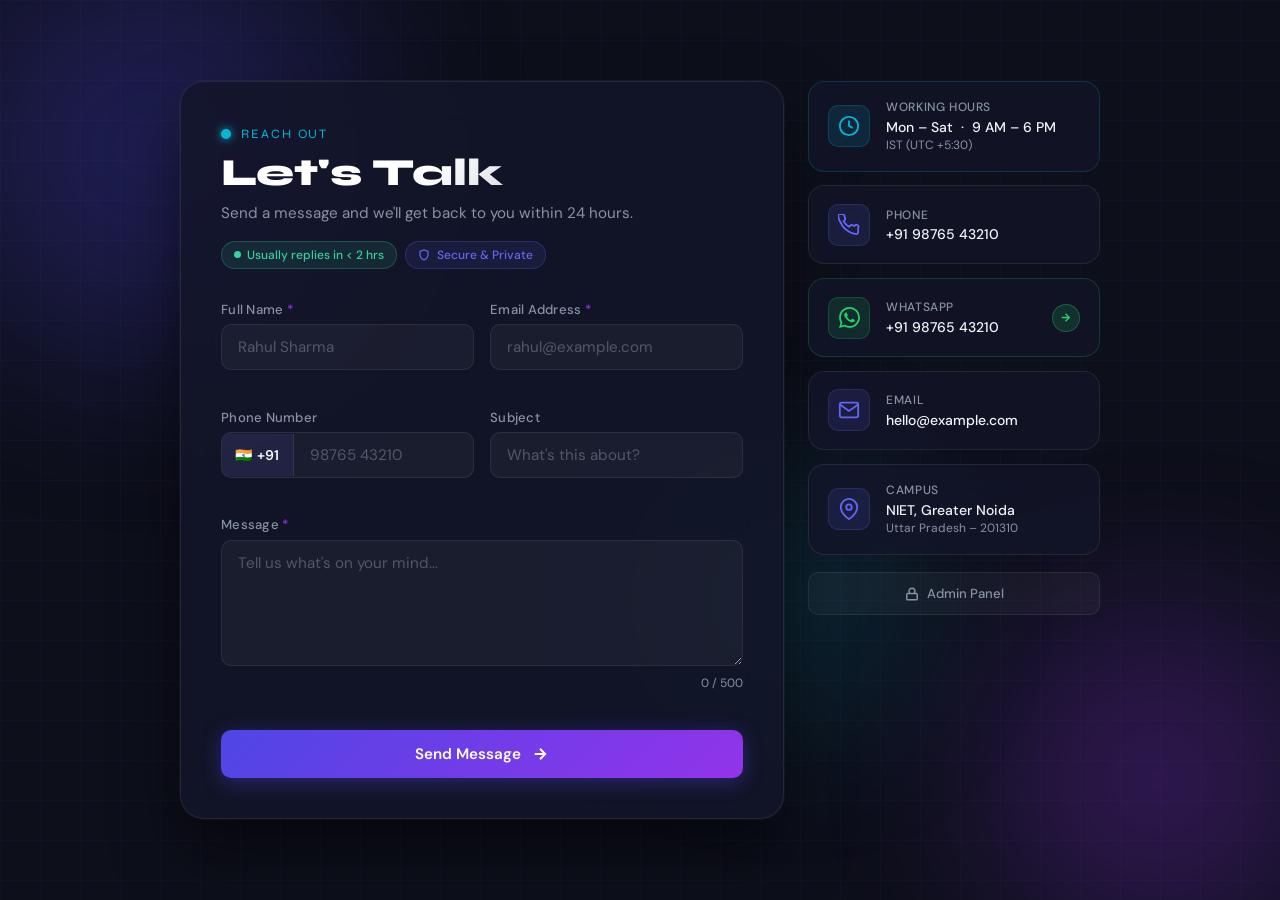
<file: index.html>
<!DOCTYPE html>
<html lang="en">
<head>
  <meta charset="UTF-8" />
  <meta name="viewport" content="width=device-width, initial-scale=1.0"/>
  <title>Contact Us</title>
  <link rel="stylesheet" href="css/style.css" />
  <link href="https://fonts.googleapis.com/css2?family=DM+Sans:wght@300;400;500;600&family=Syne:wght@600;700;800&display=swap" rel="stylesheet"/>
</head>
<body>
  <div class="bg-grid"></div>
  <div class="orb orb-1"></div>
  <div class="orb orb-2"></div>
  <div class="orb orb-3"></div>

  <main class="container">
    <div class="card">
      <div class="card-header">
        <div class="logo-dot"></div>
        <span class="logo-text">Reach Out</span>
        <h1>Let's Talk</h1>
        <p class="subtitle">Send a message and we'll get back to you within 24 hours.</p>

        <!-- Status badges -->
        <div class="badges-row">
          <span class="badge badge-green">
            <span class="pulse-dot"></span>
            Usually replies in &lt; 2 hrs
          </span>
          <span class="badge badge-blue">
            <svg width="12" height="12" viewBox="0 0 24 24" fill="none" stroke="currentColor" stroke-width="2.5"><path d="M12 22s8-4 8-10V5l-8-3-8 3v7c0 6 8 10 8 10z"/></svg>
            Secure &amp; Private
          </span>
        </div>
      </div>

      <form id="contactForm" novalidate>
        <div class="form-row">
          <div class="form-group">
            <label for="name">Full Name <span class="req">*</span></label>
            <input type="text" id="name" name="name" placeholder="Rahul Sharma" autocomplete="name"/>
            <span class="error-msg" id="nameError"></span>
          </div>
          <div class="form-group">
            <label for="email">Email Address <span class="req">*</span></label>
            <input type="email" id="email" name="email" placeholder="rahul@example.com" autocomplete="email"/>
            <span class="error-msg" id="emailError"></span>
          </div>
        </div>

        <div class="form-row">
          <div class="form-group">
            <label for="phone">Phone Number</label>
            <div class="phone-input-wrap">
              <span class="phone-prefix">&#127470;&#127475; +91</span>
              <input type="tel" id="phone" name="phone" placeholder="98765 43210" autocomplete="tel" maxlength="11"/>
            </div>
            <span class="error-msg" id="phoneError"></span>
          </div>
          <div class="form-group">
            <label for="subject">Subject</label>
            <input type="text" id="subject" name="subject" placeholder="What's this about?"/>
            <span class="error-msg" id="subjectError"></span>
          </div>
        </div>

        <div class="form-group full">
          <label for="message">Message <span class="req">*</span></label>
          <textarea id="message" name="message" rows="5" placeholder="Tell us what's on your mind..."></textarea>
          <span class="char-count" id="charCount">0 / 500</span>
          <span class="error-msg" id="messageError"></span>
        </div>

        <button type="submit" id="submitBtn">
          <span class="btn-text">Send Message</span>
          <span class="btn-loader" hidden>
            <svg width="20" height="20" viewBox="0 0 24 24" fill="none" stroke="currentColor" stroke-width="2.5">
              <path d="M12 2v4M12 18v4M4.93 4.93l2.83 2.83M16.24 16.24l2.83 2.83M2 12h4M18 12h4M4.93 19.07l2.83-2.83M16.24 7.76l2.83-2.83"/>
            </svg>
          </span>
          <svg class="btn-arrow" width="18" height="18" viewBox="0 0 24 24" fill="none" stroke="currentColor" stroke-width="2.5">
            <path d="M5 12h14M12 5l7 7-7 7"/>
          </svg>
        </button>
      </form>

      <div class="success-panel" id="successPanel" hidden>
        <div class="success-icon">
          <svg width="32" height="32" viewBox="0 0 24 24" fill="none" stroke="currentColor" stroke-width="2.5">
            <path d="M20 6L9 17l-5-5"/>
          </svg>
        </div>
        <h2>Message Sent!</h2>
        <p>Thanks for reaching out. We'll get back to you shortly.</p>
        <button class="send-another" onclick="resetForm()">Send Another</button>
      </div>
    </div>

    <div class="side-info">

      <!-- Working Hours (new) -->
      <div class="info-card hours-card">
        <div class="info-icon icon-hours">
          <svg width="22" height="22" viewBox="0 0 24 24" fill="none" stroke="currentColor" stroke-width="2">
            <circle cx="12" cy="12" r="10"/><polyline points="12 6 12 12 16 14"/>
          </svg>
        </div>
        <div>
          <h3>Working Hours</h3>
          <p>Mon – Sat &nbsp;·&nbsp; 9 AM – 6 PM</p>
          <span class="info-sub">IST (UTC +5:30)</span>
        </div>
      </div>

      <div class="info-card">
        <div class="info-icon">
          <svg width="22" height="22" viewBox="0 0 24 24" fill="none" stroke="currentColor" stroke-width="2">
            <path d="M22 16.92v3a2 2 0 01-2.18 2 19.79 19.79 0 01-8.63-3.07A19.5 19.5 0 013.07 9.8a19.79 19.79 0 01-3.07-8.68A2 2 0 012 .18h3a2 2 0 012 1.72c.127.96.361 1.903.7 2.81a2 2 0 01-.45 2.11L6.09 7.91a16 16 0 006 6l1.27-1.27a2 2 0 012.11-.45c.907.339 1.85.573 2.81.7A2 2 0 0122 14.92z"/>
          </svg>
        </div>
        <div>
          <h3>Phone</h3>
          <p>+91 98765 43210</p>
        </div>
      </div>

      <!-- WhatsApp (new) -->
      <div class="info-card whatsapp-card">
        <div class="info-icon icon-wa">
          <svg width="21" height="21" viewBox="0 0 24 24" fill="currentColor">
            <path d="M17.472 14.382c-.297-.149-1.758-.867-2.03-.967-.273-.099-.471-.148-.67.15-.197.297-.767.966-.94 1.164-.173.199-.347.223-.644.075-.297-.15-1.255-.463-2.39-1.475-.883-.788-1.48-1.761-1.653-2.059-.173-.297-.018-.458.13-.606.134-.133.298-.347.446-.52.149-.174.198-.298.298-.497.099-.198.05-.371-.025-.52-.075-.149-.669-1.612-.916-2.207-.242-.579-.487-.5-.669-.51-.173-.008-.371-.01-.57-.01-.198 0-.52.074-.792.372-.272.297-1.04 1.016-1.04 2.479 0 1.462 1.065 2.875 1.213 3.074.149.198 2.096 3.2 5.077 4.487.709.306 1.262.489 1.694.625.712.227 1.36.195 1.871.118.571-.085 1.758-.719 2.006-1.413.248-.694.248-1.289.173-1.413-.074-.124-.272-.198-.57-.347m-5.421 7.403h-.004a9.87 9.87 0 01-5.031-1.378l-.361-.214-3.741.982.998-3.648-.235-.374a9.86 9.86 0 01-1.51-5.26c.001-5.45 4.436-9.884 9.888-9.884 2.64 0 5.122 1.03 6.988 2.898a9.825 9.825 0 012.893 6.994c-.003 5.45-4.437 9.884-9.885 9.884m8.413-18.297A11.815 11.815 0 0012.05 0C5.495 0 .16 5.335.157 11.892c0 2.096.547 4.142 1.588 5.945L.057 24l6.305-1.654a11.882 11.882 0 005.683 1.448h.005c6.554 0 11.89-5.335 11.893-11.893a11.821 11.821 0 00-3.48-8.413z"/>
          </svg>
        </div>
        <div>
          <h3>WhatsApp</h3>
          <p>+91 98765 43210</p>
        </div>
        <a href="https://wa.me/919876543210" target="_blank" class="wa-btn" title="Open WhatsApp">
          <svg width="13" height="13" viewBox="0 0 24 24" fill="none" stroke="currentColor" stroke-width="2.5"><path d="M5 12h14M12 5l7 7-7 7"/></svg>
        </a>
      </div>

      <div class="info-card">
        <div class="info-icon">
          <svg width="22" height="22" viewBox="0 0 24 24" fill="none" stroke="currentColor" stroke-width="2">
            <path d="M4 4h16c1.1 0 2 .9 2 2v12c0 1.1-.9 2-2 2H4c-1.1 0-2-.9-2-2V6c0-1.1.9-2 2-2z"/><polyline points="22,6 12,13 2,6"/>
          </svg>
        </div>
        <div>
          <h3>Email</h3>
          <p>hello@example.com</p>
        </div>
      </div>

      <div class="info-card">
        <div class="info-icon">
          <svg width="22" height="22" viewBox="0 0 24 24" fill="none" stroke="currentColor" stroke-width="2">
            <path d="M21 10c0 7-9 13-9 13s-9-6-9-13a9 9 0 0118 0z"/><circle cx="12" cy="10" r="3"/>
          </svg>
        </div>
        <div>
          <h3>Campus</h3>
          <p>NIET, Greater Noida</p>
          <span class="info-sub">Uttar Pradesh – 201310</span>
        </div>
      </div>

      <a href="admin/login.html" class="admin-link">
        <svg width="14" height="14" viewBox="0 0 24 24" fill="none" stroke="currentColor" stroke-width="2.5">
          <rect x="3" y="11" width="18" height="11" rx="2" ry="2"/><path d="M7 11V7a5 5 0 0110 0v4"/>
        </svg>
        Admin Panel
      </a>
    </div>
  </main>

  <script src="js/validation.js"></script>
  <script>
    // Character counter
    const msg = document.getElementById('message');
    const counter = document.getElementById('charCount');
    msg.addEventListener('input', () => {
      const len = msg.value.length;
      counter.textContent = len + ' / 500';
      counter.style.color = len > 450 ? '#f87171' : '';
      if (len > 500) msg.value = msg.value.slice(0, 500);
    });
  </script>
</body>
</html>
</file>
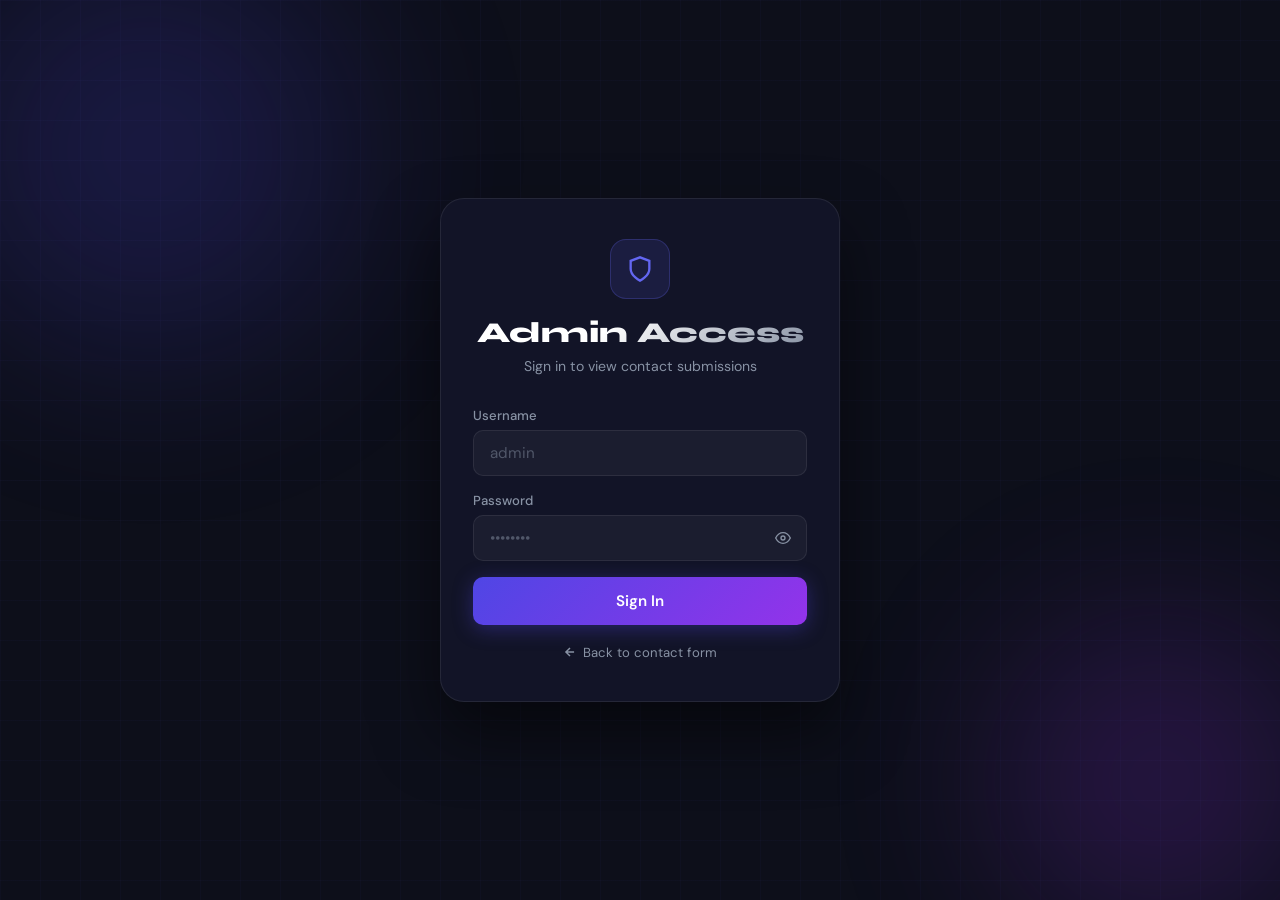
<file: admin/login.html>
<!DOCTYPE html>
<html lang="en">
<head>
  <meta charset="UTF-8"/>
  <meta name="viewport" content="width=device-width, initial-scale=1.0"/>
  <title>Admin Login</title>
  <link rel="stylesheet" href="admin.css"/>
  <link href="https://fonts.googleapis.com/css2?family=DM+Sans:wght@300;400;500;600&family=Syne:wght@700;800&display=swap" rel="stylesheet"/>
</head>
<body>
  <div class="bg-grid"></div>
  <div class="orb orb-1"></div>
  <div class="orb orb-2"></div>

  <div class="login-wrap">
    <div class="login-card">
      <div class="login-header">
        <div class="shield-icon">
          <svg width="28" height="28" viewBox="0 0 24 24" fill="none" stroke="currentColor" stroke-width="2">
            <path d="M12 22s8-4 8-10V5l-8-3-8 3v7c0 6 8 10 8 10z"/>
          </svg>
        </div>
        <h1>Admin Access</h1>
        <p>Sign in to view contact submissions</p>
      </div>

      <div id="loginError" class="alert-error" hidden></div>

      <form id="loginForm" novalidate>
        <div class="form-group">
          <label for="username">Username</label>
          <input type="text" id="username" name="username" placeholder="admin" autocomplete="username"/>
        </div>
        <div class="form-group">
          <label for="password">Password</label>
          <div class="pw-wrap">
            <input type="password" id="password" name="password" placeholder="••••••••" autocomplete="current-password"/>
            <button type="button" class="pw-toggle" id="pwToggle" aria-label="Toggle password visibility">
              <svg id="eyeIcon" width="16" height="16" viewBox="0 0 24 24" fill="none" stroke="currentColor" stroke-width="2">
                <path d="M1 12s4-8 11-8 11 8 11 8-4 8-11 8-11-8-11-8z"/><circle cx="12" cy="12" r="3"/>
              </svg>
            </button>
          </div>
        </div>
        <button type="submit" id="loginBtn">
          <span class="btn-text">Sign In</span>
          <span class="btn-loader" hidden>
            <svg width="18" height="18" viewBox="0 0 24 24" fill="none" stroke="currentColor" stroke-width="2.5">
              <path d="M12 2v4M12 18v4M4.93 4.93l2.83 2.83M16.24 16.24l2.83 2.83M2 12h4M18 12h4M4.93 19.07l2.83-2.83M16.24 7.76l2.83-2.83"/>
            </svg>
          </span>
        </button>
      </form>

      <a href="../index.html" class="back-link">
        <svg width="14" height="14" viewBox="0 0 24 24" fill="none" stroke="currentColor" stroke-width="2.5">
          <path d="M19 12H5M12 5l-7 7 7 7"/>
        </svg>
        Back to contact form
      </a>
    </div>
  </div>

<script>
  // Password toggle
  document.getElementById('pwToggle').addEventListener('click', function() {
    const input = document.getElementById('password');
    input.type = input.type === 'password' ? 'text' : 'password';
  });

  // Login form
  document.getElementById('loginForm').addEventListener('submit', async function(e) {
    e.preventDefault();

    const btn       = document.getElementById('loginBtn');
    const btnText   = btn.querySelector('.btn-text');
    const btnLoader = btn.querySelector('.btn-loader');
    const errBox    = document.getElementById('loginError');

    errBox.hidden = true;
    btn.disabled  = true;
    btnText.textContent = 'Signing in…';
    btnLoader.hidden = false;

    const formData = new FormData();
    formData.append('username', document.getElementById('username').value.trim());
    formData.append('password', document.getElementById('password').value);

    try {
      const res  = await fetch('../php/login.php', { method: 'POST', body: formData });
      const data = await res.json();

      if (data.status === 'success') {
        window.location.href = 'dashboard.php';
      } else {
        errBox.textContent = data.message || 'Login failed.';
        errBox.hidden = false;
        btn.disabled  = false;
        btnText.textContent = 'Sign In';
        btnLoader.hidden = true;
      }
    } catch (err) {
      errBox.textContent = 'Network error. Please try again.';
      errBox.hidden = false;
      btn.disabled  = false;
      btnText.textContent = 'Sign In';
      btnLoader.hidden = true;
    }
  });
</script>
</body>
</html>
</file>
<file: css/style.css>
*, *::before, *::after { box-sizing: border-box; margin: 0; padding: 0; }

:root {
  --primary: #4F46E5;
  --primary-light: #6366f1;
  --secondary: #06B6D4;
  --accent: #9333EA;
  --bg: #0d0f1a;
  --bg2: #13162a;
  --surface: rgba(255,255,255,0.04);
  --surface-hover: rgba(255,255,255,0.07);
  --border: rgba(255,255,255,0.08);
  --border-focus: rgba(99,102,241,0.6);
  --text: #f1f5f9;
  --text-muted: #8892a4;
  --error: #f87171;
  --success: #34d399;
  --wa: #25D366;
  --radius: 16px;
  --radius-sm: 10px;
}

html { font-size: 16px; }

body {
  font-family: 'DM Sans', sans-serif;
  background: var(--bg);
  color: var(--text);
  min-height: 100vh;
  display: flex;
  align-items: center;
  justify-content: center;
  padding: 2rem 1rem;
  overflow-x: hidden;
  position: relative;
}

/* ── Background ── */
.bg-grid {
  position: fixed; inset: 0; z-index: 0;
  background-image:
    linear-gradient(rgba(99,102,241,0.04) 1px, transparent 1px),
    linear-gradient(90deg, rgba(99,102,241,0.04) 1px, transparent 1px);
  background-size: 40px 40px;
  pointer-events: none;
}

.orb {
  position: fixed; border-radius: 50%; filter: blur(80px);
  pointer-events: none; z-index: 0; opacity: 0.35;
  animation: drift 12s ease-in-out infinite alternate;
}
.orb-1 { width: 500px; height: 500px; background: radial-gradient(circle, #4F46E5, transparent); top: -100px; left: -100px; animation-delay: 0s; }
.orb-2 { width: 400px; height: 400px; background: radial-gradient(circle, #9333EA, transparent); bottom: -80px; right: -80px; animation-delay: -4s; }
.orb-3 { width: 300px; height: 300px; background: radial-gradient(circle, #06B6D4, transparent); top: 50%; left: 50%; animation-delay: -8s; opacity: 0.2; }

@keyframes drift {
  from { transform: translate(0, 0) scale(1); }
  to   { transform: translate(30px, 20px) scale(1.05); }
}

/* ── Layout ── */
.container {
  position: relative; z-index: 1;
  display: grid;
  grid-template-columns: 1fr 292px;
  gap: 1.5rem;
  width: 100%; max-width: 920px;
  align-items: start;
}

/* ── Card ── */
.card {
  background: rgba(19,22,42,0.85);
  border: 1px solid var(--border);
  border-radius: 24px;
  padding: 2.5rem;
  backdrop-filter: blur(24px);
  box-shadow: 0 0 0 1px rgba(255,255,255,0.03), 0 32px 64px rgba(0,0,0,0.5);
}

/* ── Header ── */
.card-header { margin-bottom: 2rem; }

.logo-dot {
  display: inline-block; width: 10px; height: 10px;
  background: var(--secondary); border-radius: 50%;
  margin-right: 6px; vertical-align: middle;
  box-shadow: 0 0 10px var(--secondary);
}
.logo-text {
  font-family: 'Syne', sans-serif;
  font-size: 0.8rem; letter-spacing: 0.15em;
  text-transform: uppercase; color: var(--secondary);
  vertical-align: middle;
}

.card-header h1 {
  font-family: 'Syne', sans-serif;
  font-size: 2.4rem; font-weight: 800;
  line-height: 1.1; margin-top: 0.6rem;
  background: linear-gradient(135deg, #fff 40%, #8892a4 100%);
  -webkit-background-clip: text; -webkit-text-fill-color: transparent;
  background-clip: text;
}

.subtitle { color: var(--text-muted); font-size: 0.95rem; margin-top: 0.5rem; line-height: 1.5; }

/* ── Badges ── */
.badges-row {
  display: flex; flex-wrap: wrap; gap: 0.5rem;
  margin-top: 1rem;
}
.badge {
  display: inline-flex; align-items: center; gap: 0.4rem;
  padding: 0.3rem 0.75rem;
  border-radius: 999px;
  font-size: 0.75rem; font-weight: 500;
}
.badge-green {
  background: rgba(52,211,153,0.1);
  border: 1px solid rgba(52,211,153,0.25);
  color: #34d399;
}
.badge-blue {
  background: rgba(99,102,241,0.1);
  border: 1px solid rgba(99,102,241,0.25);
  color: var(--primary-light);
}
.pulse-dot {
  width: 7px; height: 7px; border-radius: 50%;
  background: #34d399;
  animation: pulse 1.8s ease-in-out infinite;
}
@keyframes pulse {
  0%, 100% { opacity: 1; transform: scale(1); }
  50%       { opacity: 0.5; transform: scale(0.7); }
}

/* ── Form ── */
.form-row { display: grid; grid-template-columns: 1fr 1fr; gap: 1rem; margin-bottom: 1rem; }
.form-group { display: flex; flex-direction: column; gap: 0.4rem; }
.form-group.full { margin-bottom: 1rem; }

label {
  font-size: 0.82rem; font-weight: 500;
  color: var(--text-muted); letter-spacing: 0.02em;
}
.req { color: var(--accent); }

input, textarea {
  background: var(--surface);
  border: 1px solid var(--border);
  border-radius: var(--radius-sm);
  color: var(--text);
  font-family: 'DM Sans', sans-serif;
  font-size: 0.95rem;
  padding: 0.75rem 1rem;
  transition: border-color 0.2s, background 0.2s, box-shadow 0.2s;
  outline: none; width: 100%;
}
input::placeholder, textarea::placeholder { color: rgba(136,146,164,0.5); }
input:hover, textarea:hover { background: var(--surface-hover); }
input:focus, textarea:focus {
  border-color: var(--border-focus);
  background: rgba(99,102,241,0.06);
  box-shadow: 0 0 0 3px rgba(99,102,241,0.12);
}
input.invalid, textarea.invalid {
  border-color: var(--error);
  box-shadow: 0 0 0 3px rgba(248,113,113,0.1);
}
textarea { resize: vertical; min-height: 120px; }

/* ── Phone input with prefix ── */
.phone-input-wrap {
  display: flex; align-items: center;
  background: var(--surface);
  border: 1px solid var(--border);
  border-radius: var(--radius-sm);
  overflow: hidden;
  transition: border-color 0.2s, background 0.2s, box-shadow 0.2s;
}
.phone-input-wrap:focus-within {
  border-color: var(--border-focus);
  background: rgba(99,102,241,0.06);
  box-shadow: 0 0 0 3px rgba(99,102,241,0.12);
}
.phone-prefix {
  padding: 0.75rem 0.8rem;
  font-size: 0.88rem; font-weight: 600;
  color: var(--text);
  background: rgba(99,102,241,0.1);
  border-right: 1px solid var(--border);
  white-space: nowrap; flex-shrink: 0;
  letter-spacing: 0.03em;
}
.phone-input-wrap input {
  border: none; border-radius: 0;
  background: transparent;
  box-shadow: none !important;
}
.phone-input-wrap input:focus { background: transparent; border: none; box-shadow: none; }

/* ── Char count ── */
.char-count {
  font-size: 0.75rem; color: var(--text-muted);
  text-align: right; margin-top: 0.2rem;
  transition: color 0.2s;
}

.error-msg {
  font-size: 0.78rem; color: var(--error);
  min-height: 1rem; transition: opacity 0.2s;
}

/* ── Submit Button ── */
#submitBtn {
  display: flex; align-items: center; justify-content: center;
  gap: 0.6rem;
  width: 100%; padding: 0.9rem 1.5rem;
  background: linear-gradient(135deg, var(--primary), var(--accent));
  color: #fff; border: none; border-radius: var(--radius-sm);
  font-family: 'DM Sans', sans-serif; font-size: 0.95rem; font-weight: 600;
  cursor: pointer; position: relative; overflow: hidden;
  transition: transform 0.2s, box-shadow 0.2s, opacity 0.2s;
  box-shadow: 0 4px 20px rgba(79,70,229,0.4);
}
#submitBtn::before {
  content: ''; position: absolute; inset: 0;
  background: linear-gradient(135deg, transparent 30%, rgba(255,255,255,0.12));
  opacity: 0; transition: opacity 0.2s;
}
#submitBtn:hover { transform: translateY(-1px); box-shadow: 0 8px 28px rgba(79,70,229,0.55); }
#submitBtn:hover::before { opacity: 1; }
#submitBtn:active { transform: translateY(0); }
#submitBtn:disabled { opacity: 0.7; cursor: not-allowed; transform: none; }

.btn-loader svg { animation: spin 0.8s linear infinite; }
@keyframes spin { to { transform: rotate(360deg); } }

.btn-arrow { transition: transform 0.2s; }
#submitBtn:hover .btn-arrow { transform: translateX(3px); }

/* ── Success Panel ── */
.success-panel {
  text-align: center; padding: 2rem 1rem;
  animation: fadeUp 0.4s ease;
}
.success-icon {
  width: 64px; height: 64px; border-radius: 50%;
  background: rgba(52,211,153,0.12);
  border: 2px solid rgba(52,211,153,0.3);
  display: flex; align-items: center; justify-content: center;
  margin: 0 auto 1.2rem; color: var(--success);
}
.success-panel h2 {
  font-family: 'Syne', sans-serif; font-size: 1.6rem;
  margin-bottom: 0.5rem;
}
.success-panel p { color: var(--text-muted); margin-bottom: 1.5rem; }
.send-another {
  background: var(--surface); border: 1px solid var(--border);
  color: var(--text); border-radius: var(--radius-sm);
  padding: 0.7rem 1.5rem; font-family: 'DM Sans', sans-serif;
  font-size: 0.9rem; cursor: pointer; transition: background 0.2s;
}
.send-another:hover { background: var(--surface-hover); }

@keyframes fadeUp {
  from { opacity: 0; transform: translateY(12px); }
  to   { opacity: 1; transform: translateY(0); }
}

/* ── Side Info ── */
.side-info { display: flex; flex-direction: column; gap: 0.85rem; }

.info-card {
  background: rgba(19,22,42,0.75);
  border: 1px solid var(--border);
  border-radius: var(--radius);
  padding: 1.1rem 1.2rem;
  display: flex; align-items: center; gap: 1rem;
  backdrop-filter: blur(16px);
  transition: border-color 0.2s, background 0.2s;
  position: relative;
}
.info-card:hover { border-color: rgba(99,102,241,0.3); background: rgba(99,102,241,0.05); }

.info-icon {
  width: 42px; height: 42px; border-radius: 10px;
  background: rgba(99,102,241,0.12);
  border: 1px solid rgba(99,102,241,0.2);
  display: flex; align-items: center; justify-content: center;
  color: var(--primary-light); flex-shrink: 0;
}
.info-card h3 { font-size: 0.75rem; color: var(--text-muted); margin-bottom: 0.15rem; font-weight: 500; text-transform: uppercase; letter-spacing: 0.05em; }
.info-card p  { font-size: 0.875rem; color: var(--text); font-weight: 500; }
.info-sub     { font-size: 0.75rem; color: var(--text-muted); display: block; margin-top: 0.1rem; }

/* Hours card accent */
.hours-card { border-color: rgba(6,182,212,0.2); }
.hours-card:hover { border-color: rgba(6,182,212,0.4); background: rgba(6,182,212,0.05); }
.icon-hours {
  background: rgba(6,182,212,0.12);
  border-color: rgba(6,182,212,0.2);
  color: var(--secondary);
}

/* WhatsApp card */
.whatsapp-card { border-color: rgba(37,211,102,0.2); }
.whatsapp-card:hover { border-color: rgba(37,211,102,0.4); background: rgba(37,211,102,0.05); }
.icon-wa {
  background: rgba(37,211,102,0.12);
  border-color: rgba(37,211,102,0.2);
  color: var(--wa);
}
.wa-btn {
  margin-left: auto; flex-shrink: 0;
  width: 28px; height: 28px;
  border-radius: 50%;
  background: rgba(37,211,102,0.15);
  border: 1px solid rgba(37,211,102,0.3);
  display: flex; align-items: center; justify-content: center;
  color: var(--wa); text-decoration: none;
  transition: background 0.2s, transform 0.2s;
}
.wa-btn:hover { background: rgba(37,211,102,0.3); transform: scale(1.1); }

.admin-link {
  margin-top: 0.25rem;
  display: flex; align-items: center; justify-content: center; gap: 0.5rem;
  padding: 0.75rem;
  background: var(--surface); border: 1px solid var(--border);
  border-radius: var(--radius-sm);
  color: var(--text-muted); font-size: 0.82rem; font-weight: 500;
  text-decoration: none; transition: all 0.2s;
}
.admin-link:hover { color: var(--text); border-color: rgba(99,102,241,0.4); background: rgba(99,102,241,0.08); }

/* ── Responsive ── */
@media (max-width: 768px) {
  .container { grid-template-columns: 1fr; }
  .side-info { display: none; }
  .form-row { grid-template-columns: 1fr; }
  .card { padding: 1.8rem 1.2rem; }
  .card-header h1 { font-size: 1.8rem; }
}
</file>
<file: admin/admin.css>
/* Shared variables & resets */
*, *::before, *::after { box-sizing: border-box; margin: 0; padding: 0; }

:root {
  --primary: #4F46E5;
  --primary-light: #6366f1;
  --secondary: #06B6D4;
  --accent: #9333EA;
  --bg: #0d0f1a;
  --bg2: #13162a;
  --surface: rgba(255,255,255,0.04);
  --surface-hover: rgba(255,255,255,0.07);
  --border: rgba(255,255,255,0.08);
  --border-focus: rgba(99,102,241,0.6);
  --text: #f1f5f9;
  --text-muted: #8892a4;
  --error: #f87171;
  --success: #34d399;
  --danger: #f87171;
  --danger-bg: rgba(248,113,113,0.1);
}

html { font-size: 16px; }

body {
  font-family: 'DM Sans', sans-serif;
  background: var(--bg);
  color: var(--text);
  min-height: 100vh;
}

/* Background grid */
.bg-grid {
  position: fixed; inset: 0; z-index: 0;
  background-image:
    linear-gradient(rgba(99,102,241,0.03) 1px, transparent 1px),
    linear-gradient(90deg, rgba(99,102,241,0.03) 1px, transparent 1px);
  background-size: 40px 40px; pointer-events: none;
}
.orb {
  position: fixed; border-radius: 50%; filter: blur(80px);
  pointer-events: none; z-index: 0; opacity: 0.25;
  animation: drift 12s ease-in-out infinite alternate;
}
.orb-1 { width: 500px; height: 500px; background: radial-gradient(circle, #4F46E5, transparent); top: -100px; left: -100px; }
.orb-2 { width: 400px; height: 400px; background: radial-gradient(circle, #9333EA, transparent); bottom: -80px; right: -80px; animation-delay: -5s; }
@keyframes drift { from { transform: translate(0,0); } to { transform: translate(30px,20px); } }

/* ── LOGIN PAGE ──────────────────────────────────────────────────────────── */
.login-wrap {
  position: relative; z-index: 1;
  min-height: 100vh; display: flex;
  align-items: center; justify-content: center;
  padding: 2rem 1rem;
}

.login-card {
  background: rgba(19,22,42,0.9);
  border: 1px solid var(--border);
  border-radius: 24px; padding: 2.5rem 2rem;
  width: 100%; max-width: 400px;
  backdrop-filter: blur(24px);
  box-shadow: 0 32px 64px rgba(0,0,0,0.5);
}

.login-header { text-align: center; margin-bottom: 2rem; }

.shield-icon {
  width: 60px; height: 60px; border-radius: 16px;
  background: rgba(99,102,241,0.12);
  border: 1px solid rgba(99,102,241,0.25);
  display: flex; align-items: center; justify-content: center;
  margin: 0 auto 1rem; color: var(--primary-light);
}

.login-header h1 {
  font-family: 'Syne', sans-serif; font-size: 1.8rem; font-weight: 800;
  background: linear-gradient(135deg, #fff 40%, #8892a4);
  -webkit-background-clip: text; -webkit-text-fill-color: transparent;
  background-clip: text;
}
.login-header p { color: var(--text-muted); font-size: 0.88rem; margin-top: 0.4rem; }

.form-group { display: flex; flex-direction: column; gap: 0.4rem; margin-bottom: 1rem; }
label { font-size: 0.82rem; font-weight: 500; color: var(--text-muted); }

input[type="text"],
input[type="password"],
input[type="email"],
input[type="tel"],
input[type="search"],
textarea {
  background: var(--surface);
  border: 1px solid var(--border);
  border-radius: 10px;
  color: var(--text); font-family: 'DM Sans', sans-serif;
  font-size: 0.95rem; padding: 0.75rem 1rem;
  outline: none; width: 100%;
  transition: border-color 0.2s, box-shadow 0.2s, background 0.2s;
}
input::placeholder { color: rgba(136,146,164,0.5); }
input:focus, textarea:focus {
  border-color: var(--border-focus);
  background: rgba(99,102,241,0.06);
  box-shadow: 0 0 0 3px rgba(99,102,241,0.12);
}

.pw-wrap { position: relative; }
.pw-wrap input { padding-right: 3rem; }
.pw-toggle {
  position: absolute; right: 0.75rem; top: 50%; transform: translateY(-50%);
  background: none; border: none; color: var(--text-muted);
  cursor: pointer; padding: 0.25rem; line-height: 0;
  transition: color 0.2s;
}
.pw-toggle:hover { color: var(--text); }

#loginBtn {
  display: flex; align-items: center; justify-content: center;
  gap: 0.5rem; width: 100%;
  padding: 0.85rem; margin-top: 0.5rem;
  background: linear-gradient(135deg, var(--primary), var(--accent));
  color: #fff; border: none; border-radius: 10px;
  font-family: 'DM Sans', sans-serif; font-size: 0.95rem; font-weight: 600;
  cursor: pointer; transition: transform 0.2s, box-shadow 0.2s;
  box-shadow: 0 4px 20px rgba(79,70,229,0.35);
}
#loginBtn:hover { transform: translateY(-1px); box-shadow: 0 8px 28px rgba(79,70,229,0.5); }
#loginBtn:disabled { opacity: 0.7; cursor: not-allowed; transform: none; }
.btn-loader svg { animation: spin 0.8s linear infinite; }
@keyframes spin { to { transform: rotate(360deg); } }

.back-link {
  display: flex; align-items: center; justify-content: center;
  gap: 0.4rem; margin-top: 1.2rem; color: var(--text-muted);
  font-size: 0.82rem; text-decoration: none;
  transition: color 0.2s;
}
.back-link:hover { color: var(--text); }

.alert-error {
  background: rgba(248,113,113,0.1); border: 1px solid rgba(248,113,113,0.25);
  border-radius: 8px; padding: 0.75rem 1rem;
  color: var(--error); font-size: 0.88rem; margin-bottom: 1rem;
}

/* ── DASHBOARD ───────────────────────────────────────────────────────────── */
.dashboard-body {
  display: grid;
  grid-template-columns: 220px 1fr;
  min-height: 100vh;
}

/* Sidebar */
.sidebar {
  position: sticky; top: 0; height: 100vh;
  background: rgba(13,15,26,0.95);
  border-right: 1px solid var(--border);
  display: flex; flex-direction: column;
  padding: 1.5rem 1rem;
  z-index: 10;
}

.sidebar-logo {
  display: flex; align-items: center; gap: 0.5rem;
  font-family: 'Syne', sans-serif; font-size: 0.9rem; font-weight: 700;
  color: var(--secondary); margin-bottom: 2rem; padding: 0 0.5rem;
}
.logo-dot {
  width: 8px; height: 8px; border-radius: 50%;
  background: var(--secondary);
  box-shadow: 0 0 8px var(--secondary);
}

.sidebar-nav { flex: 1; }
.nav-item {
  display: flex; align-items: center; gap: 0.75rem;
  padding: 0.7rem 0.75rem; border-radius: 8px;
  color: var(--text-muted); font-size: 0.88rem; font-weight: 500;
  text-decoration: none; transition: all 0.2s;
}
.nav-item:hover { background: var(--surface); color: var(--text); }
.nav-item.active { background: rgba(99,102,241,0.12); color: var(--primary-light); }

.sidebar-footer {
  display: flex; align-items: center; justify-content: space-between;
  padding: 0.75rem; background: var(--surface);
  border-radius: 10px; border: 1px solid var(--border);
}

.admin-badge { display: flex; align-items: center; gap: 0.6rem; }
.admin-avatar {
  width: 30px; height: 30px; border-radius: 50%;
  background: linear-gradient(135deg, var(--primary), var(--accent));
  display: flex; align-items: center; justify-content: center;
  font-size: 0.75rem; font-weight: 700;
}
.admin-badge span { font-size: 0.82rem; color: var(--text-muted); }

.logout-btn {
  background: none; border: none; color: var(--text-muted);
  cursor: pointer; padding: 0.3rem; line-height: 0;
  transition: color 0.2s; text-decoration: none;
  display: flex; align-items: center;
}
.logout-btn:hover { color: var(--error); }

/* Main content */
.dash-main {
  position: relative; z-index: 1;
  padding: 2rem 2.5rem;
  overflow-x: auto;
}

.dash-header {
  display: flex; align-items: flex-start;
  justify-content: space-between; margin-bottom: 1.5rem;
}
.dash-header h1 {
  font-family: 'Syne', sans-serif; font-size: 1.8rem; font-weight: 800;
  background: linear-gradient(135deg, #fff 40%, #8892a4);
  -webkit-background-clip: text; -webkit-text-fill-color: transparent;
  background-clip: text;
}
.header-sub { color: var(--text-muted); font-size: 0.88rem; margin-top: 0.2rem; }

.header-actions { display: flex; align-items: center; gap: 0.75rem; }
.msg-count {
  background: rgba(99,102,241,0.12); border: 1px solid rgba(99,102,241,0.2);
  border-radius: 20px; padding: 0.3rem 0.9rem;
  font-size: 0.8rem; color: var(--primary-light); font-weight: 600;
}
.refresh-btn {
  width: 36px; height: 36px; border-radius: 8px;
  background: var(--surface); border: 1px solid var(--border);
  color: var(--text-muted); cursor: pointer; display: flex;
  align-items: center; justify-content: center;
  transition: all 0.2s;
}
.refresh-btn:hover { background: var(--surface-hover); color: var(--text); }

/* Stats */
.stats-row {
  display: grid; grid-template-columns: repeat(3, 1fr);
  gap: 1rem; margin-bottom: 1.5rem;
}
.stat-card {
  background: rgba(19,22,42,0.8); border: 1px solid var(--border);
  border-radius: 12px; padding: 1rem 1.2rem;
  display: flex; flex-direction: column; gap: 0.3rem;
}
.stat-label { font-size: 0.75rem; color: var(--text-muted); font-weight: 500; }
.stat-val { font-family: 'Syne', sans-serif; font-size: 1.6rem; font-weight: 700; }

/* Search */
.search-bar {
  display: flex; align-items: center; gap: 0.75rem;
  background: rgba(19,22,42,0.8); border: 1px solid var(--border);
  border-radius: 10px; padding: 0 1rem;
  margin-bottom: 1.2rem; color: var(--text-muted);
}
.search-bar input {
  background: transparent; border: none; box-shadow: none;
  padding: 0.75rem 0; flex: 1; color: var(--text);
}
.search-bar input:focus { box-shadow: none; border: none; background: transparent; }

/* Alert */
.alert-success {
  background: rgba(52,211,153,0.1); border: 1px solid rgba(52,211,153,0.25);
  border-radius: 8px; padding: 0.75rem 1rem;
  color: var(--success); font-size: 0.88rem; margin-bottom: 1rem;
}

/* Table */
.table-wrap {
  background: rgba(19,22,42,0.8); border: 1px solid var(--border);
  border-radius: 16px; overflow: hidden;
  box-shadow: 0 4px 24px rgba(0,0,0,0.3);
}
table { width: 100%; border-collapse: collapse; }
thead { background: rgba(255,255,255,0.03); border-bottom: 1px solid var(--border); }
th {
  padding: 0.9rem 1rem; text-align: left;
  font-size: 0.75rem; font-weight: 600;
  color: var(--text-muted); text-transform: uppercase; letter-spacing: 0.06em;
  white-space: nowrap;
}
td { padding: 0.85rem 1rem; border-bottom: 1px solid rgba(255,255,255,0.04); font-size: 0.88rem; vertical-align: middle; }
tbody tr:last-child td { border-bottom: none; }
tbody tr { transition: background 0.15s; }
tbody tr:hover { background: rgba(255,255,255,0.02); }

.id-badge {
  background: rgba(99,102,241,0.12); border: 1px solid rgba(99,102,241,0.2);
  border-radius: 6px; padding: 0.15rem 0.5rem;
  font-size: 0.75rem; color: var(--primary-light); font-weight: 600;
}

.email-link { color: var(--secondary); text-decoration: none; }
.email-link:hover { text-decoration: underline; }

.na { color: var(--text-muted); font-style: italic; }

.msg-preview {
  display: block; max-width: 200px;
  white-space: nowrap; overflow: hidden; text-overflow: ellipsis;
  color: var(--text-muted); cursor: help;
}

.date-badge {
  font-size: 0.78rem; color: var(--text-muted); white-space: nowrap;
}

.del-btn {
  display: inline-flex; align-items: center; gap: 0.35rem;
  background: var(--danger-bg); border: 1px solid rgba(248,113,113,0.2);
  color: var(--danger); border-radius: 7px;
  padding: 0.35rem 0.7rem; font-size: 0.78rem; font-weight: 500;
  cursor: pointer; font-family: 'DM Sans', sans-serif;
  transition: all 0.2s;
}
.del-btn:hover { background: rgba(248,113,113,0.2); }
.del-btn:disabled { opacity: 0.5; cursor: not-allowed; }

.loading-row td { padding: 2.5rem 0; }
.loading-spinner {
  display: flex; align-items: center; justify-content: center;
  gap: 0.75rem; color: var(--text-muted); font-size: 0.9rem;
}
.loading-spinner svg { animation: spin 0.8s linear infinite; }
@keyframes spin { to { transform: rotate(360deg); } }

.empty-state {
  display: flex; flex-direction: column; align-items: center;
  gap: 1rem; padding: 2rem 0; color: var(--text-muted);
  text-align: center; line-height: 1.6;
}
.empty-row { padding: 0 !important; }

@media (max-width: 900px) {
  .dashboard-body { grid-template-columns: 1fr; }
  .sidebar { display: none; }
  .dash-main { padding: 1.5rem 1rem; }
  .stats-row { grid-template-columns: 1fr; }
}
</file>
